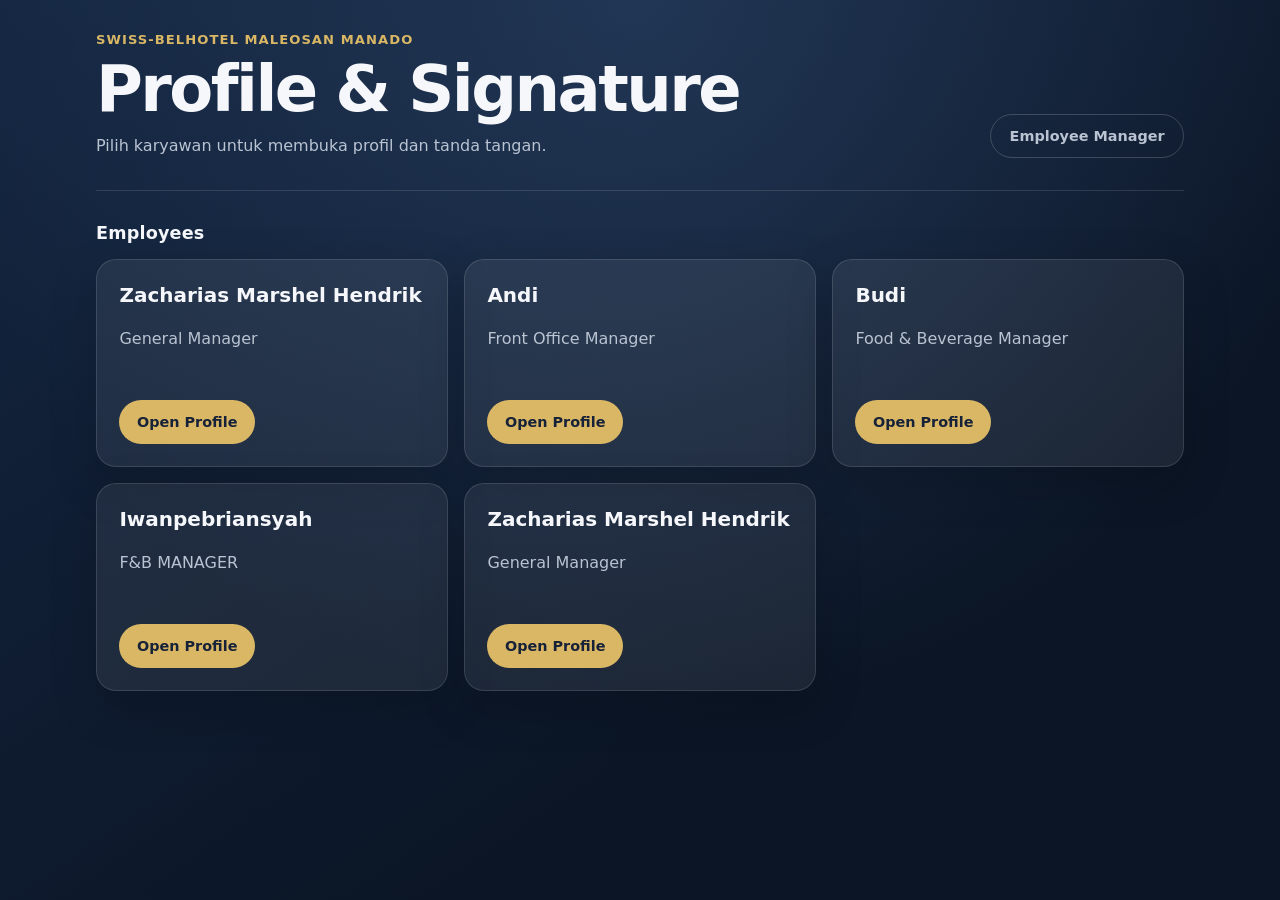
<file: index.html>
<!doctype html>
<html lang="id">
  <head>
    <meta charset="utf-8">
    <meta name="viewport" content="width=device-width, initial-scale=1, viewport-fit=cover">
    <meta name="theme-color" content="#0b1525">
    <meta name="description" content="Daftar profil dan tanda tangan karyawan Swiss-Belhotel Maleosan Manado.">
    <title>Swiss-Belhotel Maleosan Manado-Profil Karyawan</title>
    <link rel="stylesheet" href="assets/directory.css">
   <link rel="icon" type="image/png" href="assets/logo.png">
   <link rel="apple-touch-icon" href="assets/logo.png">
    <script src="assets/directory.js" defer></script>
  </head>
  <body>
    <main class="directory-shell">
      <header class="directory-header">
        <div>
          <p class="eyebrow">Memuat perusahaan…</p>
          <h1>Profile &amp; Signature</h1>
          <p class="intro">Pilih karyawan untuk membuka profil dan tanda tangan.</p>
        </div>
        <a class="admin-link" href="admin.html">Employee Manager</a>
      </header>

      <section aria-labelledby="employeesTitle">
        <h2 id="employeesTitle">Employees</h2>
        <div class="employee-grid" id="employeeGrid" aria-live="polite">
          <p class="loading">Memuat daftar karyawan…</p>
        </div>
      </section>
    </main>
  </body>
</html>
</file>
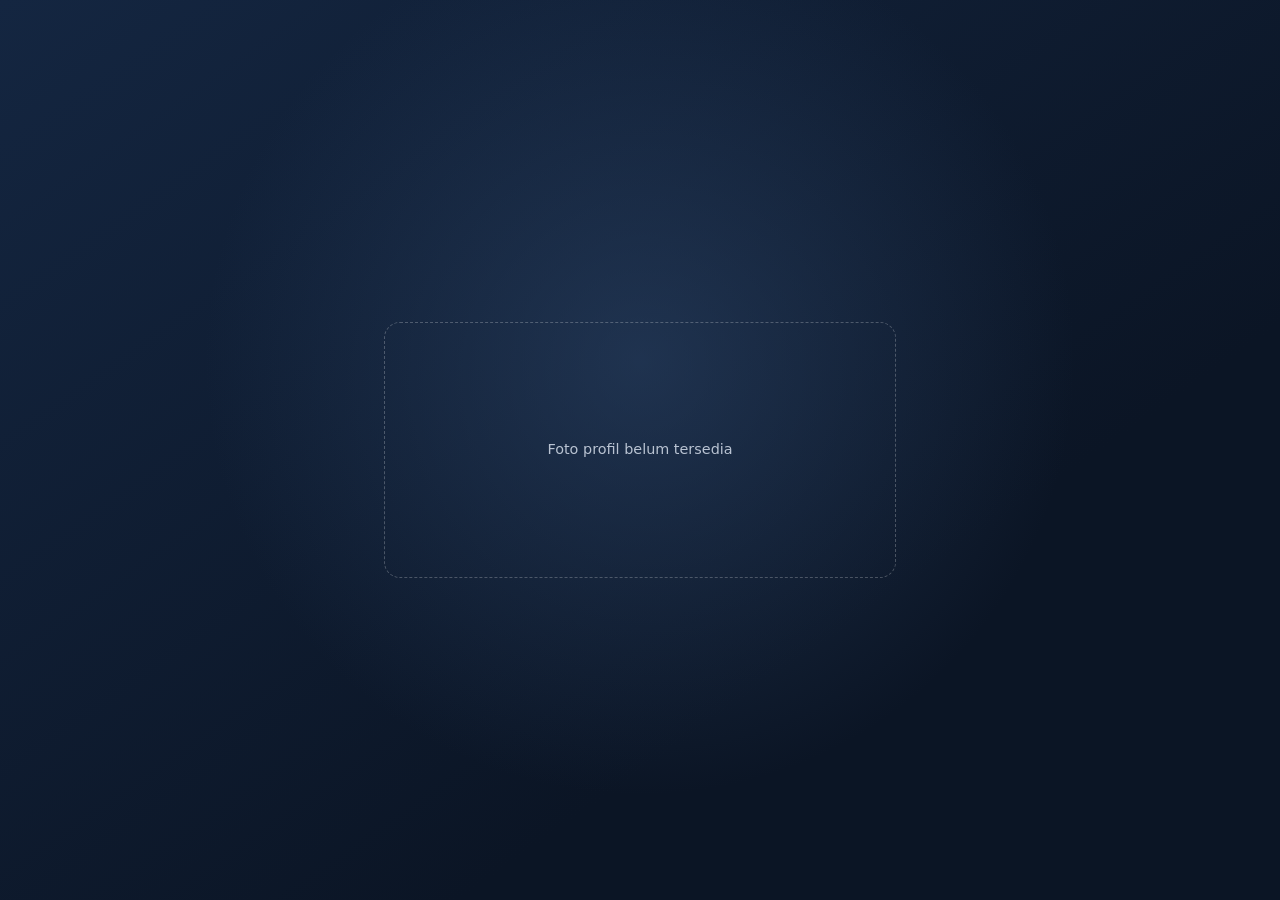
<file: andi/index.html>
<!doctype html>
<html lang="id">
  <head>
    <meta charset="utf-8">
    <meta name="viewport" content="width=device-width, initial-scale=1, viewport-fit=cover">
    <meta name="theme-color" content="#0b1525">
    <meta name="description" content="Profil dan tanda tangan karyawan.">
    <title>Profile &amp; Signature</title>
    <link rel="stylesheet" href="../assets/profile.css">
    <script src="../assets/profile.js" defer></script>
  </head>
  <body data-employee-slug="andi">
    <div class="profile-app" id="profileApp" aria-busy="true">
      <div class="loading-screen">Memuat profile…</div>
    </div>
  </body>
</html>
</file>
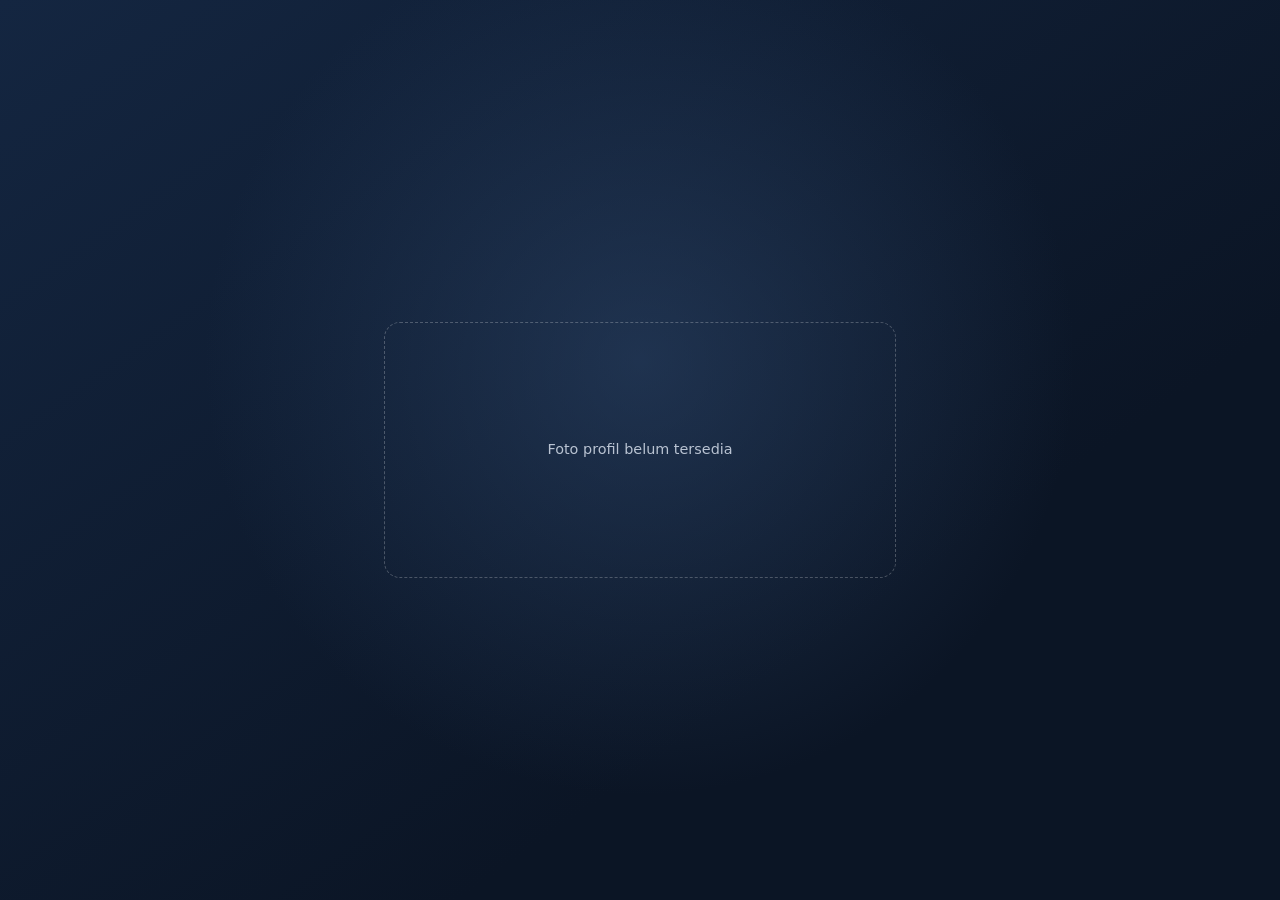
<file: budi/index.html>
<!doctype html>
<html lang="id">
  <head>
    <meta charset="utf-8">
    <meta name="viewport" content="width=device-width, initial-scale=1, viewport-fit=cover">
    <meta name="theme-color" content="#0b1525">
    <meta name="description" content="Profil dan tanda tangan karyawan.">
    <title>Profile &amp; Signature</title>
    <link rel="stylesheet" href="../assets/profile.css">
    <script src="../assets/profile.js" defer></script>
  </head>
  <body data-employee-slug="budi">
    <div class="profile-app" id="profileApp" aria-busy="true">
      <div class="loading-screen">Memuat profile…</div>
    </div>
  </body>
</html>
</file>
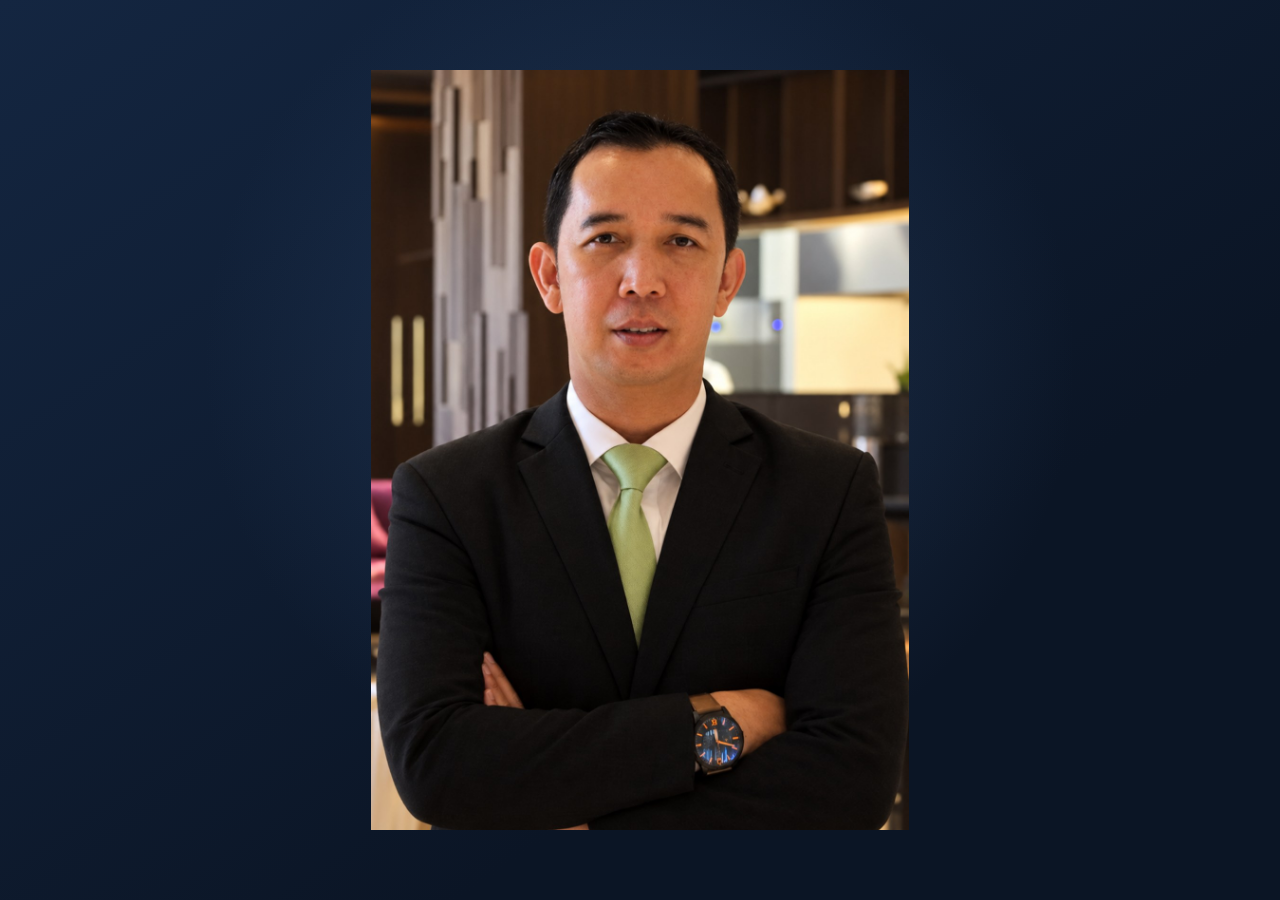
<file: iwan/index.html>
<!doctype html>
<html lang="id">
  <head>
    <meta charset="utf-8">
    <meta name="viewport" content="width=device-width, initial-scale=1, viewport-fit=cover">
    <meta name="theme-color" content="#0b1525">
    <meta name="description" content="Profil dan tanda tangan karyawan.">
    <title>Profile &amp; Signature</title>
    <link rel="stylesheet" href="../assets/profile.css">
    <script src="../assets/profile.js" defer></script>
  </head>
  <body data-employee-slug="iwan">
    <div class="profile-app" id="profileApp" aria-busy="true">
      <div class="loading-screen">Memuat profile…</div>
    </div>
  </body>
</html>
</file>
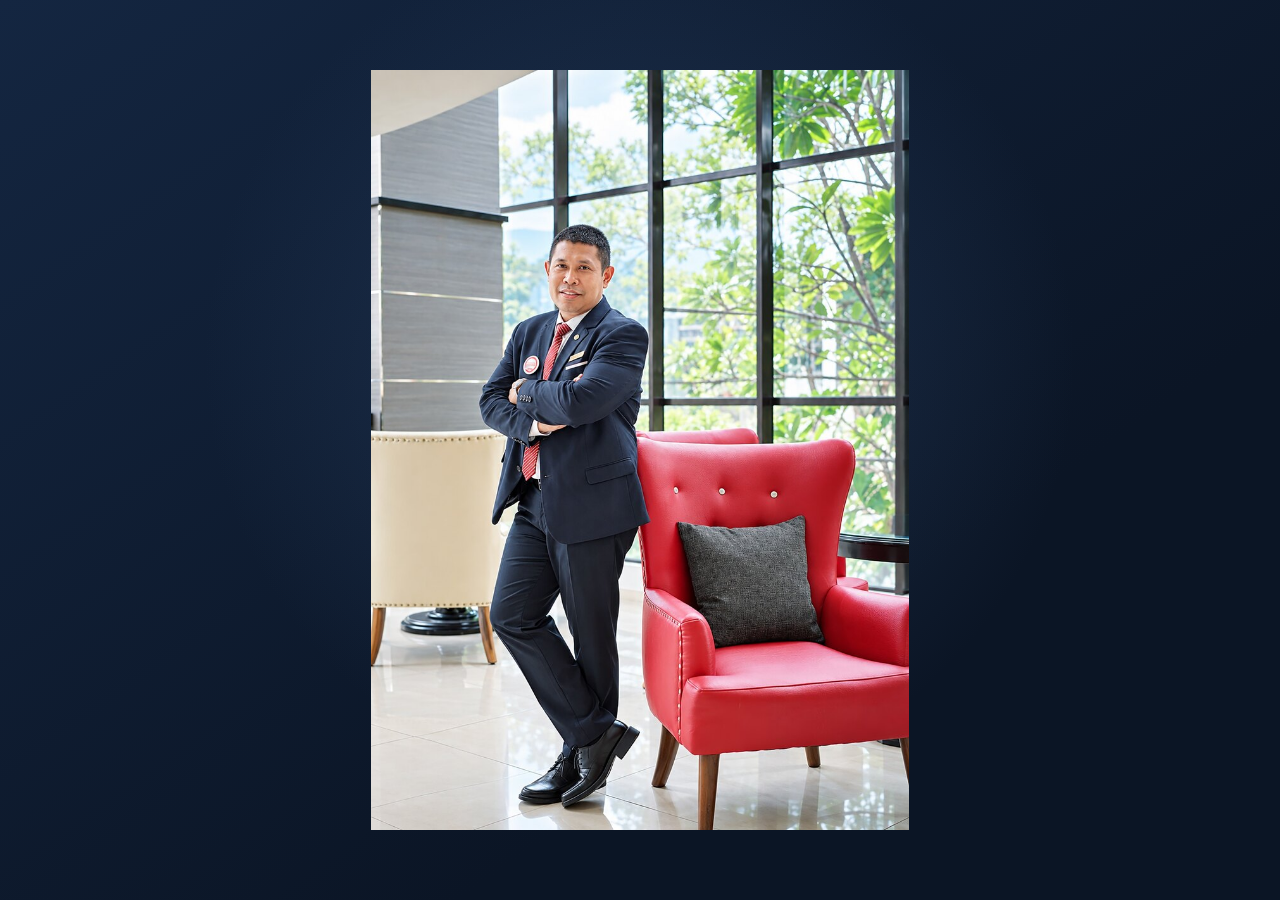
<file: michael/index.html>
<!doctype html>
<html lang="id">
  <head>
    <meta charset="utf-8">
    <meta name="viewport" content="width=device-width, initial-scale=1, viewport-fit=cover">
    <meta name="theme-color" content="#0b1525">
    <meta name="description" content="Profil dan tanda tangan karyawan.">
    <title>Profile &amp; Signature</title>
    <link rel="stylesheet" href="../assets/profile.css">
    <script src="../assets/profile.js" defer></script>
  </head>
  <body data-employee-slug="michael">
    <div class="profile-app" id="profileApp" aria-busy="true">
      <div class="loading-screen">Memuat profile…</div>
    </div>
  </body>
</html>
</file>
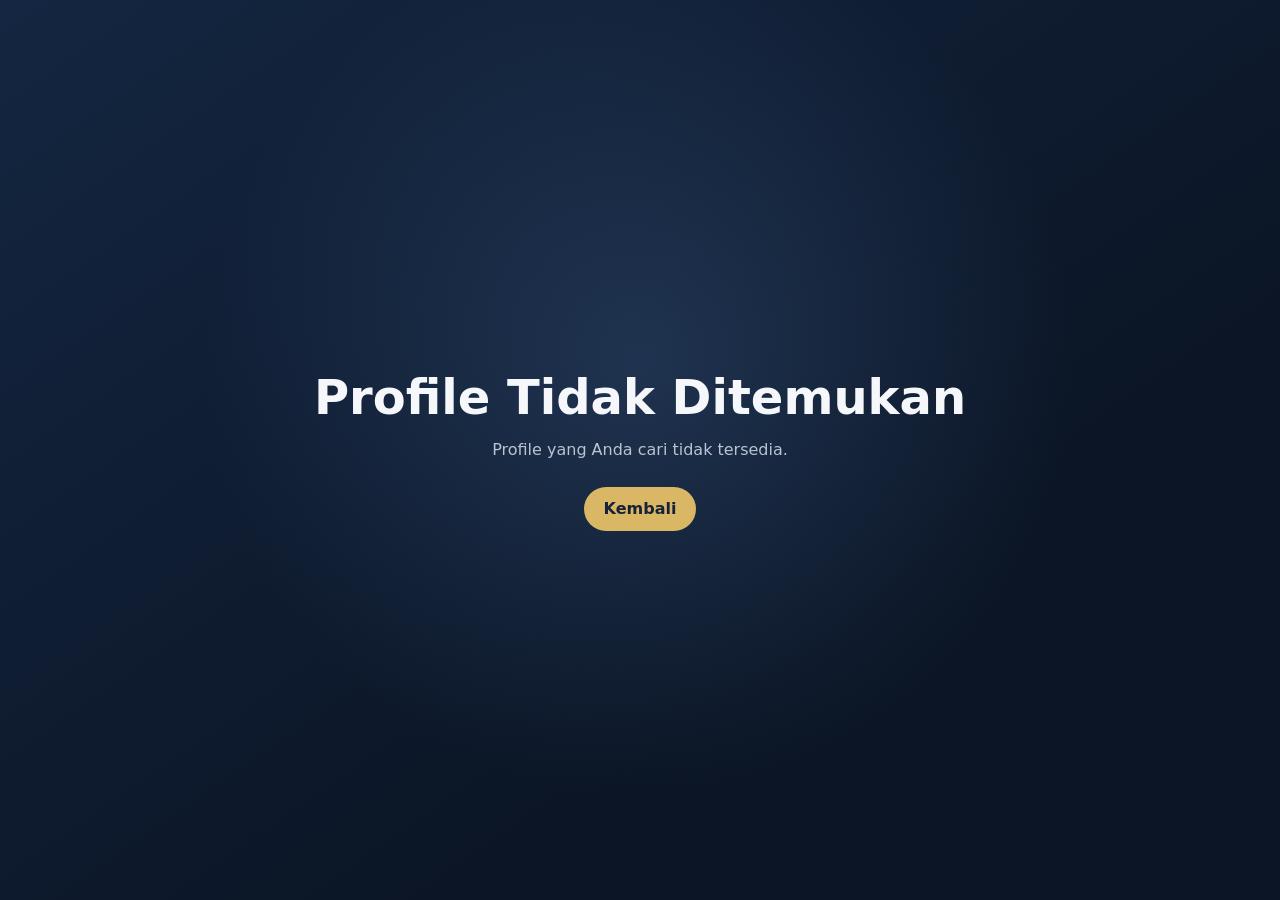
<file: profile-tidak-ada/index.html>
<!doctype html>
<html lang="id">
  <head>
    <meta charset="utf-8">
    <meta name="viewport" content="width=device-width, initial-scale=1, viewport-fit=cover">
    <meta name="theme-color" content="#0b1525">
    <meta name="description" content="Profile tidak ditemukan.">
    <title>Profile Tidak Ditemukan</title>
    <link rel="stylesheet" href="../assets/profile.css">
    <script src="../assets/profile.js" defer></script>
  </head>
  <body data-employee-slug="profile-tidak-ada">
    <div class="profile-app" id="profileApp" aria-busy="true">
      <div class="loading-screen">Memuat profile…</div>
    </div>
  </body>
</html>
</file>
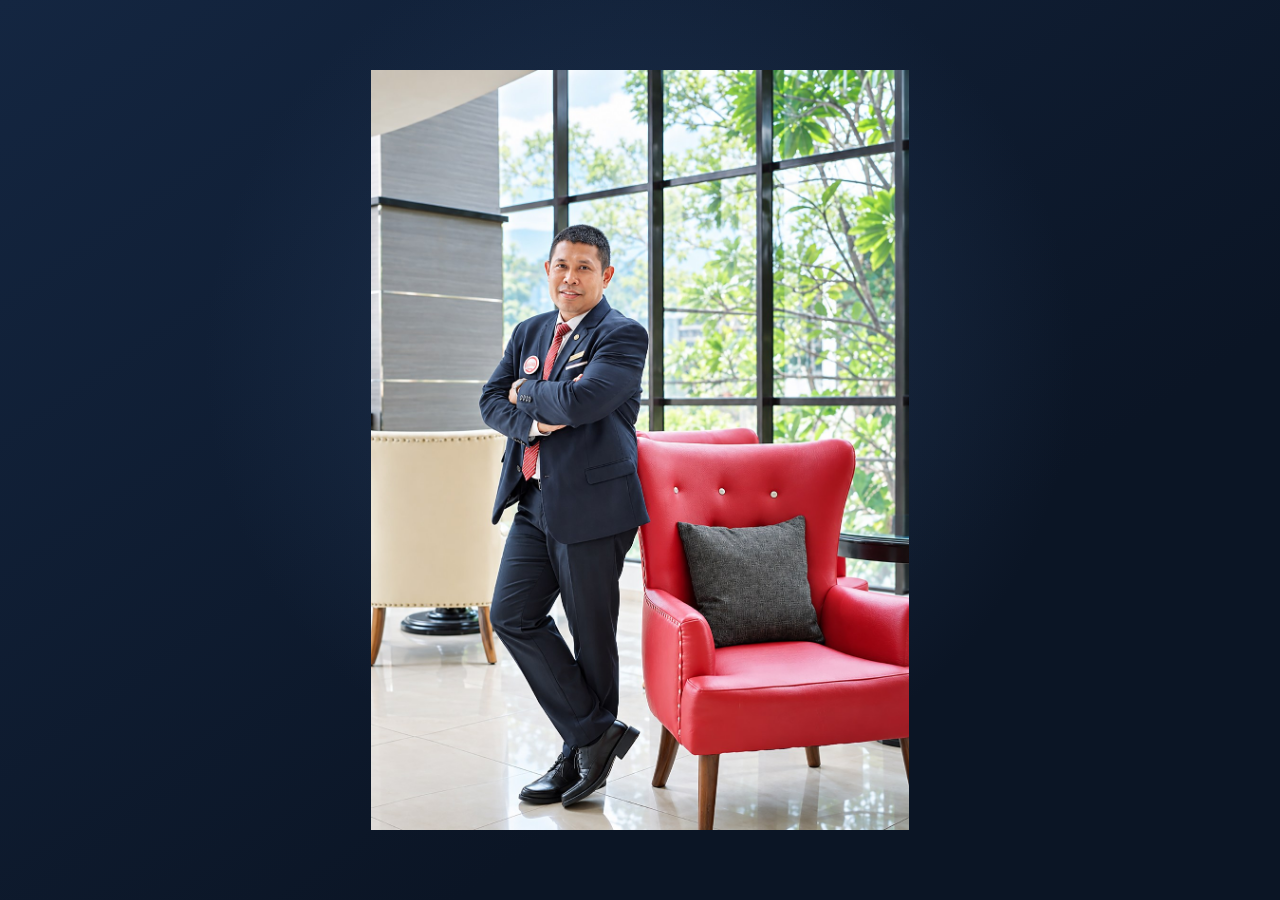
<file: zacharias/index.html>
<!doctype html>
<html lang="id">
  <head>
    <meta charset="utf-8">
    <meta name="viewport" content="width=device-width, initial-scale=1, viewport-fit=cover">
    <meta name="theme-color" content="#0b1525">
    <meta name="description" content="Profil dan tanda tangan karyawan.">
    <title>Profile &amp; Signature</title>
    <link rel="stylesheet" href="../assets/profile.css">
    <script src="../assets/profile.js" defer></script>
  </head>
  <body data-employee-slug="zacharias">
    <div class="profile-app" id="profileApp" aria-busy="true">
      <div class="loading-screen">Memuat profile…</div>
    </div>
  </body>
</html>
</file>
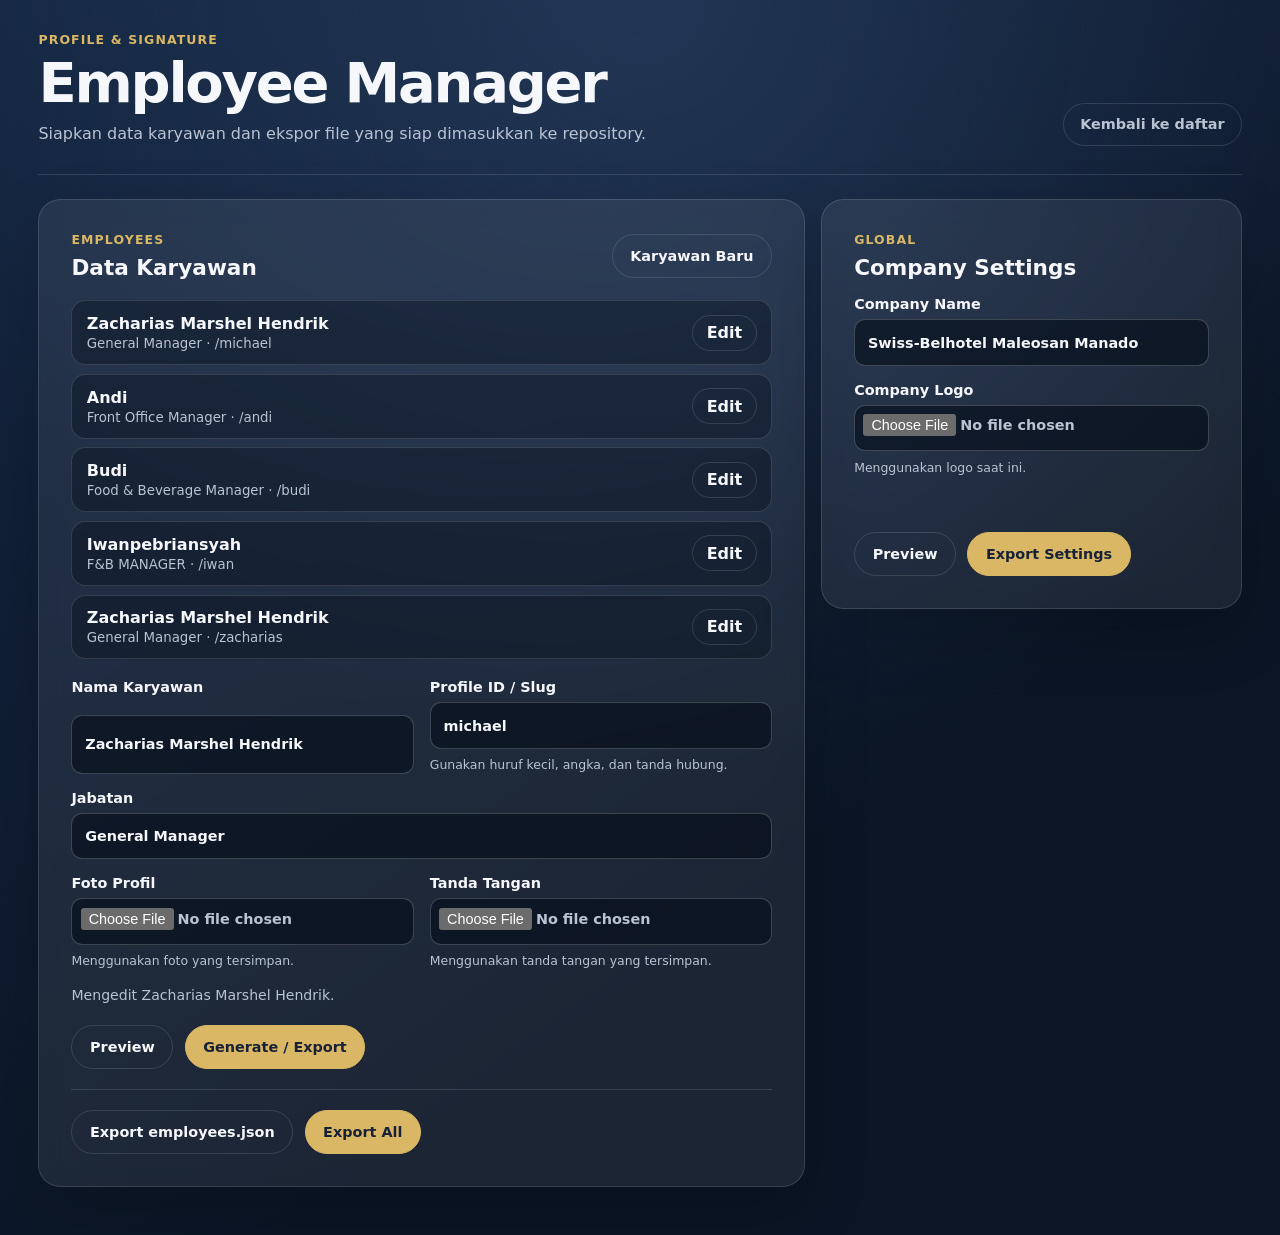
<file: admin.html>
<!doctype html>
<html lang="id">
  <head>
    <meta charset="utf-8">
    <meta name="viewport" content="width=device-width, initial-scale=1, viewport-fit=cover">
    <meta name="theme-color" content="#0b1525">
    <meta name="description" content="Employee Manager untuk profile dan tanda tangan karyawan.">
    <title>Employee Manager</title>
    <link rel="stylesheet" href="assets/admin.css">
    <script src="assets/admin.js" defer></script>
  </head>
  <body>
    <header class="admin-header">
      <div>
        <p class="eyebrow">Profile &amp; Signature</p>
        <h1>Employee Manager</h1>
        <p>Siapkan data karyawan dan ekspor file yang siap dimasukkan ke repository.</p>
      </div>
      <a href="./">Kembali ke daftar</a>
    </header>

    <main class="admin-layout">
      <section class="panel employee-panel" aria-labelledby="employeeTitle">
        <div class="panel-heading">
          <div>
            <p class="section-label">Employees</p>
            <h2 id="employeeTitle">Data Karyawan</h2>
          </div>
          <button class="button secondary" id="newEmployee" type="button">Karyawan Baru</button>
        </div>

        <div class="employee-list" id="employeeList" aria-live="polite"></div>

        <form id="employeeForm" novalidate>
          <input id="originalSlug" type="hidden">

          <div class="form-grid">
            <label>
              <span>Nama Karyawan</span>
              <input id="employeeName" name="name" type="text" autocomplete="name" required>
            </label>

            <label>
              <span>Profile ID / Slug</span>
              <input id="employeeSlug" name="slug" type="text" pattern="[a-z0-9]+(?:-[a-z0-9]+)*" placeholder="contoh: michael" required>
              <small>Gunakan huruf kecil, angka, dan tanda hubung.</small>
            </label>

            <label class="full-width">
              <span>Jabatan</span>
              <input id="employeePosition" name="position" type="text" required>
            </label>

            <label>
              <span>Foto Profil</span>
              <input id="profileFile" name="profile" type="file" accept="image/*">
              <small id="profileStatus">Belum ada file.</small>
            </label>

            <label>
              <span>Tanda Tangan</span>
              <input id="signatureFile" name="signature" type="file" accept="image/png,image/*">
              <small id="signatureStatus">Belum ada file.</small>
            </label>
          </div>

          <p class="form-message" id="employeeMessage" role="status"></p>

          <div class="actions">
            <button class="button secondary" id="previewEmployee" type="button">Preview</button>
            <button class="button primary" type="submit">Generate / Export</button>
          </div>
        </form>

        <div class="export-row">
          <button class="button secondary" id="exportEmployees" type="button">Export employees.json</button>
          <button class="button primary" id="exportAll" type="button">Export All</button>
        </div>
      </section>

      <section class="panel settings-panel" aria-labelledby="settingsTitle">
        <p class="section-label">Global</p>
        <h2 id="settingsTitle">Company Settings</h2>

        <form id="settingsForm" novalidate>
          <label>
            <span>Company Name</span>
            <input id="companyName" name="companyName" type="text" required>
          </label>

          <label>
            <span>Company Logo</span>
            <input id="logoFile" name="logo" type="file" accept="image/*">
            <small id="logoStatus">Menggunakan logo saat ini.</small>
          </label>

          <p class="form-message" id="settingsMessage" role="status"></p>

          <div class="actions">
            <button class="button secondary" id="previewSettings" type="button">Preview</button>
            <button class="button primary" id="exportSettings" type="submit">Export Settings</button>
          </div>
        </form>
      </section>
    </main>

    <dialog id="previewDialog">
      <div class="dialog-header">
        <strong>Preview</strong>
        <button class="dialog-close" id="closePreview" type="button" aria-label="Tutup preview">×</button>
      </div>
      <iframe id="previewFrame" title="Preview profile karyawan"></iframe>
    </dialog>
  </body>
</html>
</file>
<file: assets/directory.css>
:root {
  color-scheme: dark;
  --page-bg: #0b1525;
  --page-bg-soft: #142641;
  --accent: #d9b765;
  --text: #f5f7fb;
  --muted: #b9c3d2;
  --panel: rgb(255 255 255 / 7%);
}

*,
*::before,
*::after {
  box-sizing: border-box;
}

html {
  min-width: 320px;
  background: var(--page-bg);
}

body {
  min-height: 100vh;
  min-height: 100dvh;
  margin: 0;
  background:
    radial-gradient(circle at 50% 0%, rgb(47 73 110 / 54%), transparent 45rem),
    linear-gradient(145deg, var(--page-bg-soft), var(--page-bg) 68%);
  color: var(--text);
  font-family: Inter, ui-sans-serif, system-ui, -apple-system, BlinkMacSystemFont, "Segoe UI", sans-serif;
}

a {
  color: inherit;
}

.directory-shell {
  width: min(92%, 68rem);
  margin: 0 auto;
  padding: max(2rem, env(safe-area-inset-top)) 0 max(3rem, env(safe-area-inset-bottom));
}

.directory-header {
  display: flex;
  gap: 2rem;
  align-items: end;
  justify-content: space-between;
  padding-bottom: 2rem;
  border-bottom: 1px solid rgb(255 255 255 / 12%);
}

.eyebrow {
  margin: 0 0 0.65rem;
  color: var(--accent);
  font-size: 0.82rem;
  font-weight: 700;
  letter-spacing: 0.08em;
  text-transform: uppercase;
}

h1,
h2,
p {
  margin-top: 0;
}

h1 {
  margin-bottom: 0.7rem;
  font-size: clamp(2rem, 6vw, 4rem);
  line-height: 1;
  letter-spacing: -0.04em;
}

.intro {
  max-width: 40rem;
  margin-bottom: 0;
  color: var(--muted);
  font-size: 1rem;
  line-height: 1.6;
}

.admin-link,
.open-profile {
  display: inline-flex;
  min-height: 2.75rem;
  align-items: center;
  justify-content: center;
  border-radius: 999px;
  font-size: 0.9rem;
  font-weight: 700;
  text-decoration: none;
}

.admin-link {
  flex: none;
  padding: 0 1.15rem;
  border: 1px solid rgb(255 255 255 / 18%);
  color: var(--muted);
}

.admin-link:hover,
.admin-link:focus-visible {
  border-color: var(--accent);
  color: var(--text);
}

section {
  padding-top: 2rem;
}

h2 {
  margin-bottom: 1rem;
  font-size: 1.1rem;
  letter-spacing: 0.01em;
}

.employee-grid {
  display: grid;
  grid-template-columns: repeat(auto-fit, minmax(min(100%, 17rem), 1fr));
  gap: 1rem;
}

.employee-card {
  display: grid;
  min-height: 13rem;
  padding: 1.4rem;
  border: 1px solid rgb(255 255 255 / 12%);
  border-radius: 1.25rem;
  background: var(--panel);
  box-shadow: 0 1rem 3rem rgb(0 0 0 / 18%);
}

.employee-card h3 {
  margin: 0 0 0.45rem;
  font-size: 1.25rem;
  line-height: 1.25;
}

.employee-card p {
  margin-bottom: 1.5rem;
  color: var(--muted);
  line-height: 1.5;
}

.open-profile {
  align-self: end;
  justify-self: start;
  padding: 0 1.1rem;
  background: var(--accent);
  color: #172238;
}

.open-profile:hover,
.open-profile:focus-visible {
  filter: brightness(1.08);
}

.loading,
.error-message {
  grid-column: 1 / -1;
  padding: 1rem 0;
  color: var(--muted);
  line-height: 1.6;
}

@media (max-width: 640px) {
  .directory-header {
    display: grid;
    align-items: start;
  }

  .admin-link {
    justify-self: start;
  }
}
</file>
<file: assets/profile.css>
:root {
  color-scheme: dark;
  --page-bg: #0b1525;
  --page-bg-soft: #142641;
  --accent: #d9b765;
  --text: #f5f7fb;
  --muted: #b9c3d2;
  --paper: #ffffff;
  --ink: #16243a;
  --transition-duration: 760ms;
}

*,
*::before,
*::after {
  box-sizing: border-box;
}

html,
body {
  width: 100%;
  height: 100%;
  margin: 0;
  overflow: hidden;
  overscroll-behavior: none;
  background: var(--page-bg);
}

body {
  min-height: 100vh;
  min-height: 100dvh;
  color: var(--text);
  font-family: Inter, ui-sans-serif, system-ui, -apple-system, BlinkMacSystemFont, "Segoe UI", sans-serif;
  -webkit-tap-highlight-color: transparent;
}

.profile-app,
.viewer {
  width: 100%;
  height: 100vh;
  height: 100dvh;
}

.loading-screen,
.not-found {
  display: grid;
  height: 100%;
  padding: 1.5rem;
  place-content: center;
  background:
    radial-gradient(circle at 50% 40%, rgb(47 73 110 / 52%), transparent 52%),
    linear-gradient(145deg, var(--page-bg-soft), var(--page-bg) 68%);
  text-align: center;
}

.loading-screen {
  color: var(--muted);
}

.not-found h1 {
  margin: 0 0 0.75rem;
  font-size: clamp(1.8rem, 7vw, 3rem);
}

.not-found p {
  margin: 0 0 1.5rem;
  color: var(--muted);
  line-height: 1.6;
}

.back-link {
  display: inline-flex;
  min-height: 2.75rem;
  padding: 0 1.2rem;
  align-items: center;
  justify-content: center;
  justify-self: center;
  border-radius: 999px;
  background: var(--accent);
  color: #172238;
  font-weight: 700;
  text-decoration: none;
}

.viewer {
  position: relative;
  display: grid;
  place-items: center;
  overflow: hidden;
  isolation: isolate;
  cursor: pointer;
  touch-action: manipulation;
  user-select: none;
  -webkit-user-select: none;
}

.viewer::before {
  position: absolute;
  z-index: -1;
  inset: 0;
  background:
    radial-gradient(circle at 50% 40%, rgb(47 73 110 / 52%), transparent 52%),
    linear-gradient(145deg, var(--page-bg-soft), var(--page-bg) 68%);
  content: "";
  transition: opacity var(--transition-duration) ease;
}

.viewer.is-signature::before {
  opacity: 0.78;
}

.viewer:focus-visible {
  outline: 3px solid var(--accent);
  outline-offset: -6px;
}

.image-frame {
  position: absolute;
  inset: max(1.25rem, env(safe-area-inset-top)) max(1.25rem, env(safe-area-inset-right))
    max(1.25rem, env(safe-area-inset-bottom)) max(1.25rem, env(safe-area-inset-left));
  display: grid;
  place-items: center;
}

.profile-image {
  display: block;
  width: min(92vw, 960px);
  height: min(86vh, 760px);
  height: min(86dvh, 760px);
  max-width: 100%;
  max-height: 100%;
  object-fit: contain;
  opacity: 1;
  pointer-events: none;
  transform: scale(1);
  transition:
    opacity var(--transition-duration) ease,
    transform var(--transition-duration) cubic-bezier(0.22, 1, 0.36, 1);
  -webkit-user-drag: none;
}

.viewer.is-signature .profile-image,
.viewer.has-error .profile-image,
.viewer.is-signature .profile-missing {
  opacity: 0;
  transform: scale(0.965);
}

.signature-card {
  display: grid;
  grid-template-columns: minmax(0, 1fr) minmax(0, 1.05fr);
  gap: clamp(0.8rem, 3.5vw, 3.25rem);
  align-items: center;
  width: min(92vw, 1080px);
  max-width: 100%;
  max-height: 100%;
  padding: clamp(1rem, 4vw, 3.25rem);
  overflow: hidden;
  border: 1px solid rgb(217 183 101 / 38%);
  border-radius: clamp(1rem, 3vw, 2rem);
  background: var(--paper);
  box-shadow: 0 1.75rem 5rem rgb(0 0 0 / 32%);
  color: var(--ink);
  opacity: 0;
  pointer-events: none;
  transform: scale(1.025);
  transition:
    opacity var(--transition-duration) ease,
    transform var(--transition-duration) cubic-bezier(0.22, 1, 0.36, 1);
}

.viewer.is-signature .signature-card {
  opacity: 1;
  transform: scale(1);
}

.signature-art {
  display: grid;
  min-width: 0;
  min-height: clamp(8rem, 28dvh, 18rem);
  place-items: center;
  padding-right: clamp(0.75rem, 2.5vw, 2.25rem);
  border-right: 1px solid rgb(22 36 58 / 14%);
}

.signature-image {
  display: block;
  width: 100%;
  height: clamp(8rem, 28dvh, 18rem);
  object-fit: contain;
  pointer-events: none;
  -webkit-user-drag: none;
}

.identity {
  display: grid;
  min-width: 0;
  align-content: center;
  justify-items: start;
}

.brand-logo {
  display: block;
  width: clamp(3.5rem, 9vw, 6.5rem);
  height: clamp(3.25rem, 8vw, 6rem);
  margin-bottom: clamp(0.75rem, 2.4vw, 1.5rem);
  object-fit: contain;
  pointer-events: none;
  -webkit-user-drag: none;
}

.employee-name {
  max-width: 17ch;
  margin: 0;
  overflow-wrap: anywhere;
  color: var(--ink);
  font-size: clamp(1.05rem, 3.5vw, 2.35rem);
  line-height: 1.12;
  letter-spacing: -0.025em;
}

.employee-title {
  margin: clamp(0.6rem, 1.8vw, 1rem) 0 0;
  color: #526075;
  font-size: clamp(0.75rem, 1.8vw, 1.05rem);
  font-weight: 600;
  line-height: 1.45;
  overflow-wrap: anywhere;
}

.company-name {
  color: #d8492d;
}

.profile-missing,
.signature-missing {
  display: grid;
  place-items: center;
  color: var(--muted);
  font-size: 0.9rem;
  line-height: 1.5;
  text-align: center;
}

.profile-missing {
  width: min(82vw, 32rem);
  min-height: 16rem;
  border: 1px dashed rgb(255 255 255 / 24%);
  border-radius: 1rem;
  opacity: 1;
  transition:
    opacity var(--transition-duration) ease,
    transform var(--transition-duration) cubic-bezier(0.22, 1, 0.36, 1);
}

.signature-missing {
  width: 100%;
  height: clamp(8rem, 28dvh, 18rem);
  color: #718097;
}

.fallback {
  position: absolute;
  width: min(88vw, 32rem);
  padding: 1.25rem 1.5rem;
  border: 1px solid rgb(255 255 255 / 14%);
  border-radius: 1rem;
  background: rgb(7 16 29 / 72%);
  box-shadow: 0 1.5rem 4rem rgb(0 0 0 / 24%);
  color: var(--muted);
  font-size: 1rem;
  line-height: 1.6;
  text-align: center;
  opacity: 0;
  pointer-events: none;
  transform: translateY(0.5rem);
  transition:
    opacity 300ms ease,
    transform 300ms ease;
  backdrop-filter: blur(12px);
}

.viewer.has-error .fallback {
  opacity: 1;
  transform: translateY(0);
}

@media (orientation: landscape) and (max-height: 520px) {
  .image-frame {
    inset: max(0.75rem, env(safe-area-inset-top)) max(1rem, env(safe-area-inset-right))
      max(0.75rem, env(safe-area-inset-bottom)) max(1rem, env(safe-area-inset-left));
  }

  .profile-image {
    width: min(88vw, 960px);
    height: min(90dvh, 560px);
  }

  .signature-card {
    width: min(90vw, 960px);
    padding: 0.8rem 1.25rem;
  }

  .signature-art,
  .signature-image,
  .signature-missing {
    height: min(54dvh, 15rem);
    min-height: 0;
  }

  .brand-logo {
    width: 3.5rem;
    height: 3.25rem;
    margin-bottom: 0.45rem;
  }

  .employee-name {
    font-size: clamp(1rem, 3.2vw, 1.65rem);
  }

  .employee-title {
    margin-top: 0.35rem;
    font-size: clamp(0.7rem, 1.7vw, 0.9rem);
  }
}

@media (max-width: 420px) and (orientation: portrait) {
  .signature-card {
    grid-template-columns: minmax(0, 0.9fr) minmax(0, 1.1fr);
    gap: 0.75rem;
    padding: 1rem;
  }

  .signature-art {
    min-height: 8.5rem;
    padding-right: 0.75rem;
  }

  .signature-image,
  .signature-missing {
    height: 8.5rem;
  }
}

@media (prefers-reduced-motion: reduce) {
  :root {
    --transition-duration: 1ms;
  }

  .profile-image,
  .profile-missing,
  .signature-card,
  .fallback {
    transform: none !important;
    transition-property: opacity;
  }
}
</file>
<file: assets/admin.css>
:root {
  color-scheme: dark;
  --page-bg: #0b1525;
  --page-bg-soft: #142641;
  --accent: #d9b765;
  --text: #f5f7fb;
  --muted: #b9c3d2;
  --panel: rgb(255 255 255 / 7%);
  --border: rgb(255 255 255 / 13%);
  --danger: #ffb4a8;
}

*,
*::before,
*::after {
  box-sizing: border-box;
}

html {
  min-width: 320px;
  background: var(--page-bg);
}

body {
  min-height: 100vh;
  min-height: 100dvh;
  margin: 0;
  background:
    radial-gradient(circle at 50% 0%, rgb(47 73 110 / 54%), transparent 48rem),
    linear-gradient(145deg, var(--page-bg-soft), var(--page-bg) 68%);
  color: var(--text);
  font-family: Inter, ui-sans-serif, system-ui, -apple-system, BlinkMacSystemFont, "Segoe UI", sans-serif;
}

button,
input {
  font: inherit;
}

.admin-header,
.admin-layout {
  width: min(94%, 76rem);
  margin-inline: auto;
}

.admin-header {
  display: flex;
  gap: 2rem;
  align-items: end;
  justify-content: space-between;
  padding: max(2rem, env(safe-area-inset-top)) 0 1.75rem;
  border-bottom: 1px solid var(--border);
}

.eyebrow,
.section-label {
  margin: 0 0 0.5rem;
  color: var(--accent);
  font-size: 0.78rem;
  font-weight: 800;
  letter-spacing: 0.09em;
  text-transform: uppercase;
}

h1,
h2,
p {
  margin-top: 0;
}

h1 {
  margin-bottom: 0.6rem;
  font-size: clamp(2rem, 5vw, 3.5rem);
  line-height: 1;
  letter-spacing: -0.04em;
}

.admin-header p:last-child {
  max-width: 44rem;
  margin-bottom: 0;
  color: var(--muted);
  line-height: 1.6;
}

.admin-header a {
  flex: none;
  padding: 0.8rem 1rem;
  border: 1px solid var(--border);
  border-radius: 999px;
  color: var(--muted);
  font-size: 0.9rem;
  font-weight: 700;
  text-decoration: none;
}

.admin-layout {
  display: grid;
  grid-template-columns: minmax(0, 1.55fr) minmax(18rem, 0.85fr);
  gap: 1rem;
  align-items: start;
  padding: 1.5rem 0 max(3rem, env(safe-area-inset-bottom));
}

.panel {
  padding: clamp(1.1rem, 3vw, 2rem);
  border: 1px solid var(--border);
  border-radius: 1.4rem;
  background: var(--panel);
  box-shadow: 0 1.5rem 4rem rgb(0 0 0 / 18%);
  backdrop-filter: blur(12px);
}

.panel-heading {
  display: flex;
  gap: 1rem;
  align-items: center;
  justify-content: space-between;
}

h2 {
  margin-bottom: 1rem;
  font-size: 1.35rem;
}

.panel-heading h2 {
  margin-bottom: 0;
}

.employee-list {
  display: grid;
  gap: 0.55rem;
  margin: 1.25rem 0;
}

.employee-item {
  display: flex;
  gap: 0.75rem;
  align-items: center;
  justify-content: space-between;
  padding: 0.8rem 0.9rem;
  border: 1px solid var(--border);
  border-radius: 0.9rem;
  background: rgb(4 12 23 / 35%);
}

.employee-item strong,
.employee-item small {
  display: block;
}

.employee-item small {
  margin-top: 0.2rem;
  color: var(--muted);
}

.edit-button {
  min-height: 2.25rem;
  padding: 0 0.85rem;
  border: 1px solid var(--border);
  border-radius: 999px;
  background: transparent;
  color: var(--text);
  cursor: pointer;
  font-weight: 700;
}

form {
  display: grid;
  gap: 1rem;
}

.form-grid {
  display: grid;
  grid-template-columns: repeat(2, minmax(0, 1fr));
  gap: 1rem;
}

label {
  display: grid;
  gap: 0.45rem;
  min-width: 0;
  color: var(--text);
  font-size: 0.9rem;
  font-weight: 700;
}

.full-width {
  grid-column: 1 / -1;
}

input {
  width: 100%;
  min-height: 2.9rem;
  padding: 0.7rem 0.8rem;
  border: 1px solid rgb(255 255 255 / 20%);
  border-radius: 0.7rem;
  outline: none;
  background: rgb(5 14 27 / 62%);
  color: var(--text);
}

input[type="file"] {
  padding: 0.52rem;
  color: var(--muted);
}

input:focus-visible {
  border-color: var(--accent);
  box-shadow: 0 0 0 3px rgb(217 183 101 / 15%);
}

label small {
  min-height: 1.2em;
  color: var(--muted);
  font-size: 0.78rem;
  font-weight: 500;
  line-height: 1.4;
}

.actions,
.export-row {
  display: flex;
  flex-wrap: wrap;
  gap: 0.7rem;
}

.export-row {
  margin-top: 1.25rem;
  padding-top: 1.25rem;
  border-top: 1px solid var(--border);
}

.button {
  min-height: 2.75rem;
  padding: 0 1.1rem;
  border-radius: 999px;
  cursor: pointer;
  font-size: 0.9rem;
  font-weight: 800;
}

.button.primary {
  border: 1px solid var(--accent);
  background: var(--accent);
  color: #172238;
}

.button.secondary {
  border: 1px solid var(--border);
  background: transparent;
  color: var(--text);
}

.button:hover,
.button:focus-visible,
.edit-button:hover,
.edit-button:focus-visible {
  filter: brightness(1.1);
}

.form-message {
  min-height: 1.5rem;
  margin: 0;
  color: var(--muted);
  font-size: 0.88rem;
  line-height: 1.5;
}

.form-message.is-error {
  color: var(--danger);
}

dialog {
  width: min(96vw, 72rem);
  height: min(92vh, 52rem);
  height: min(92dvh, 52rem);
  padding: 0;
  overflow: hidden;
  border: 1px solid rgb(255 255 255 / 18%);
  border-radius: 1.2rem;
  background: #07101d;
  color: var(--text);
  box-shadow: 0 2rem 6rem rgb(0 0 0 / 50%);
}

dialog::backdrop {
  background: rgb(0 0 0 / 72%);
  backdrop-filter: blur(6px);
}

.dialog-header {
  display: flex;
  height: 3.5rem;
  padding: 0 1rem;
  align-items: center;
  justify-content: space-between;
  border-bottom: 1px solid var(--border);
}

.dialog-close {
  width: 2.4rem;
  height: 2.4rem;
  border: 0;
  border-radius: 50%;
  background: rgb(255 255 255 / 10%);
  color: var(--text);
  cursor: pointer;
  font-size: 1.6rem;
}

#previewFrame {
  width: 100%;
  height: calc(100% - 3.5rem);
  border: 0;
  background: #0b1525;
}

@media (max-width: 820px) {
  .admin-layout {
    grid-template-columns: 1fr;
  }

  .settings-panel {
    grid-row: 1;
  }
}

@media (max-width: 620px) {
  .admin-header {
    display: grid;
    align-items: start;
  }

  .admin-header a {
    justify-self: start;
  }

  .form-grid {
    grid-template-columns: 1fr;
  }

  .full-width {
    grid-column: auto;
  }

  .panel-heading {
    align-items: start;
  }
}
</file>
